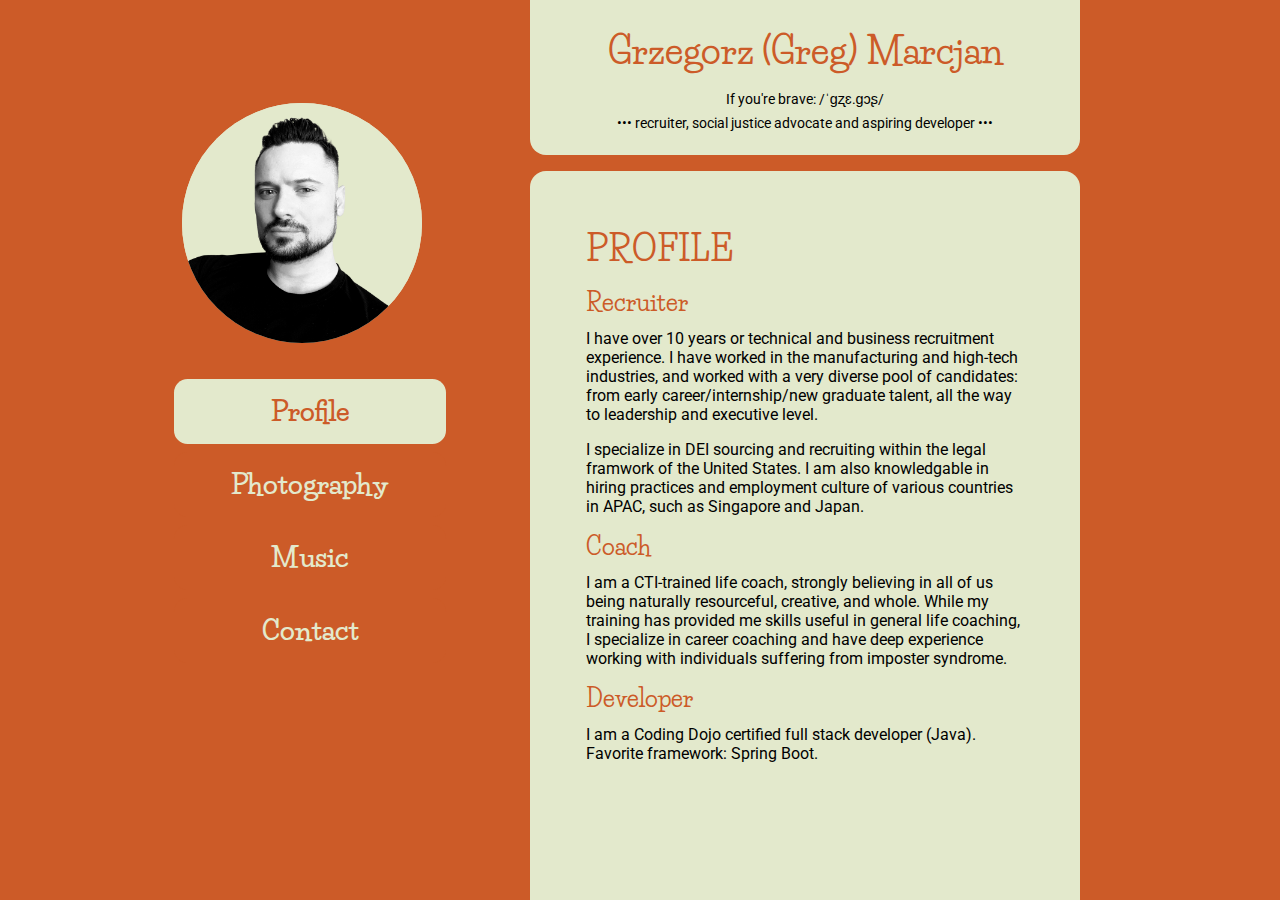
<file: index.html>
<!DOCTYPE html>
<html lang="en">
<head>
    <meta charset="UTF-8">
    <meta http-equiv="X-UA-Compatible" content="IE=edge">
    <meta name="viewport" content="width=device-width, initial-scale=1.0">
    <link rel="stylesheet" href="../style/style.css">
    
    <style>
        @import url('https://fonts.googleapis.com/css2?family=Cookie&family=Kavoon&family=Life+Savers:wght@700&family=Roboto:wght@100&display=swap');
        </style>

    <script src="https://ajax.googleapis.com/ajax/libs/jquery/2.1.1/jquery.min.js"></script>

    <title>Grzegorz (Greg) Marcjan</title>
</head>

<body>

    <div class="col1">
        <div class="col1row1">
            <img src="assets/profile.png">
        </div>
        <div class="col1row2">
            <button id="1" class="button active profile">Profile</button>
            <button id="2" class="button photography">Photography</button>
            <button id="3" class="button music">Music</button>
            <button id="4" class="button contact">Contact</button>
        </div>
        <div class="col1row3">

        </div>
    </div>

    <div class="col2">
        <div class="col2row1">
            <h1>Grzegorz (Greg) Marcjan</h1>
            <p>If you're brave: /ˈɡʐɛ.ɡɔʂ/</p>
            <p>••• recruiter, social justice advocate and aspiring developer •••</p>
        </div>
        <div id="col2row2" class="profile subpage">
                <h1>PROFILE</h1>
                <h2>Recruiter</h2>
                <p>I have over 10 years or technical and business recruitment experience. I have worked in the manufacturing and high-tech industries, and worked with a very diverse pool of candidates: from early career/internship/new graduate talent, all the way to leadership and executive level.</p>
                <p>I specialize in DEI sourcing and recruiting within the legal framwork of the United States. I am also knowledgable in hiring practices and employment culture of various countries in APAC, such as Singapore and Japan.</p>
                <h2>Coach</h2>
                <p>I am a CTI-trained life coach, strongly believing in all of us being naturally resourceful, creative, and whole. While my training has provided me skills useful in general life coaching, I specialize in career coaching and have deep experience working with individuals suffering from imposter syndrome.</p>
                <h2>Developer</h2>
                <p>I am a Coding Dojo certified full stack developer (Java). Favorite framework: Spring Boot.</p>
        </div>
    </div>
    
    <div class="col3">

    </div>

    <script>

        $("#1").on("click", function(){
        $(this).addClass("active");
        $("#2").removeClass("active");
        $("#3").removeClass("active");
        $("#4").removeClass("active");
        $("#col2row2").load( "../content/profile.html");
        });

        $("#2").on("click", function(){
        $(this).addClass("active");
        $("#1").removeClass("active");
        $("#3").removeClass("active");
        $("#4").removeClass("active");
        $("#col2row2" ).load( "../content/photography.html");
        });

        $("#3").on("click", function(){
        $(this).addClass("active");
        $("#1").removeClass("active");
        $("#2").removeClass("active");
        $("#4").removeClass("active");
        $("#col2row2" ).load( "../content/music.html");
        });

        $("#4").on("click", function(){
        $(this).addClass("active");
        $("#1").removeClass("active");
        $("#3").removeClass("active");
        $("#2").removeClass("active");
        $("#col2row2" ).load( "../content/contact.html");
        });
        
    </script>

</body>
</html>
</file>
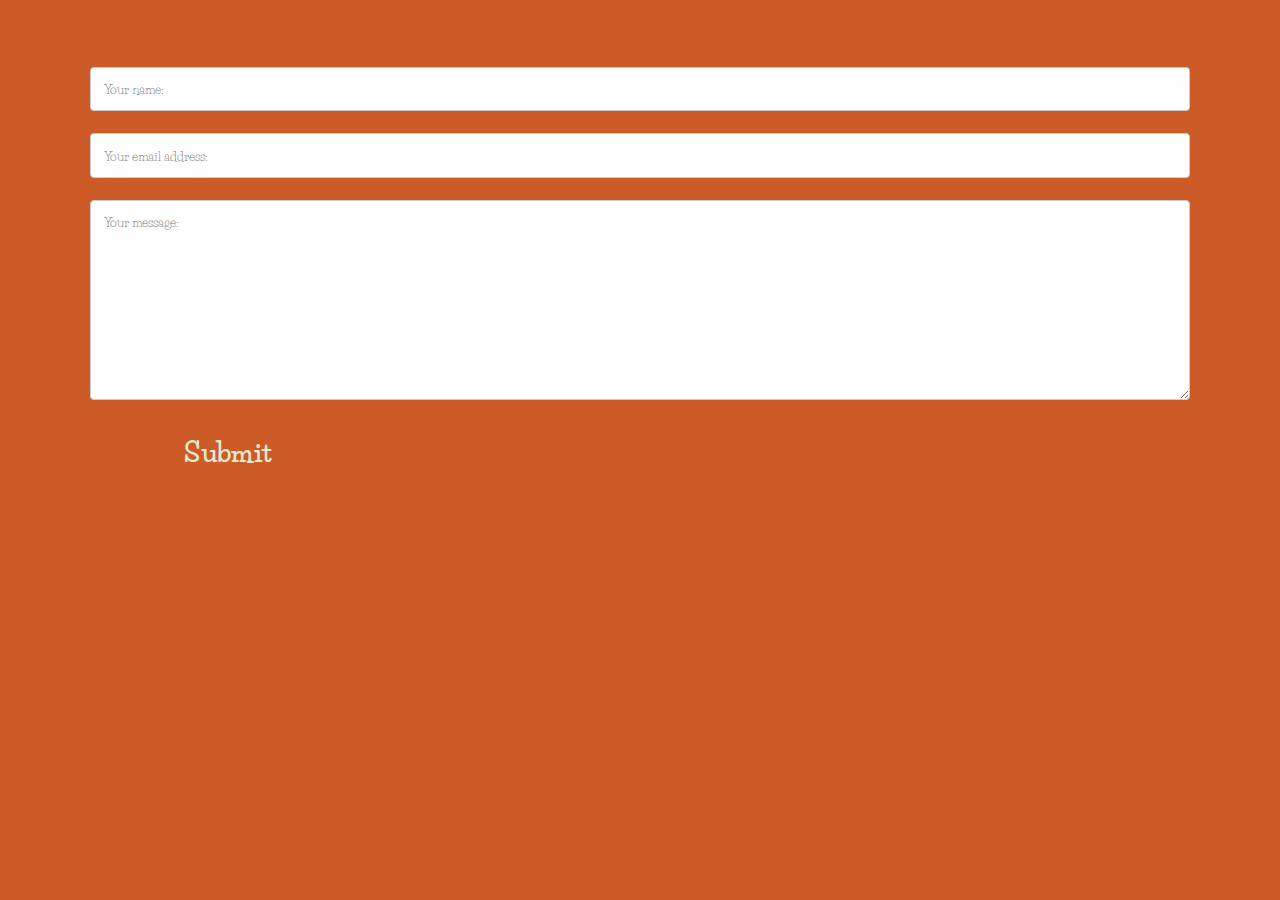
<file: content/contact.html>
<!DOCTYPE html>
<html lang="en">
<head>
    <meta charset="UTF-8">
    <meta http-equiv="X-UA-Compatible" content="IE=edge">
    <meta name="viewport" content="width=device-width, initial-scale=1.0">
    <link rel="stylesheet" href="../style/style.css">
    
    <style>
        @import url('https://fonts.googleapis.com/css2?family=Cookie&family=Kavoon&family=Life+Savers:wght@700&family=Roboto:wght@100&display=swap');
        </style>

    <script src="https://ajax.googleapis.com/ajax/libs/jquery/2.1.1/jquery.min.js"></script>

    <title>Grzegorz (Greg) Marcjan</title>
</head>

<body>

    <div class="profile">
        <h1>Contact me:</h1>
        <form action="https://formsubmit.co/9a5fb9e9b131258a2d1206da12a9a3c0" method="POST">
            <input type="text" name="name" placeholder="Your name:" required>        
            <input type="email" name="email" placeholder="Your email address:" required>
            <textarea name="message" placeholder="Your message:" style="height:200px" required></textarea>
            <input type="submit" value="Submit">
        </form>    
    </div>

</body>
</html>
</file>
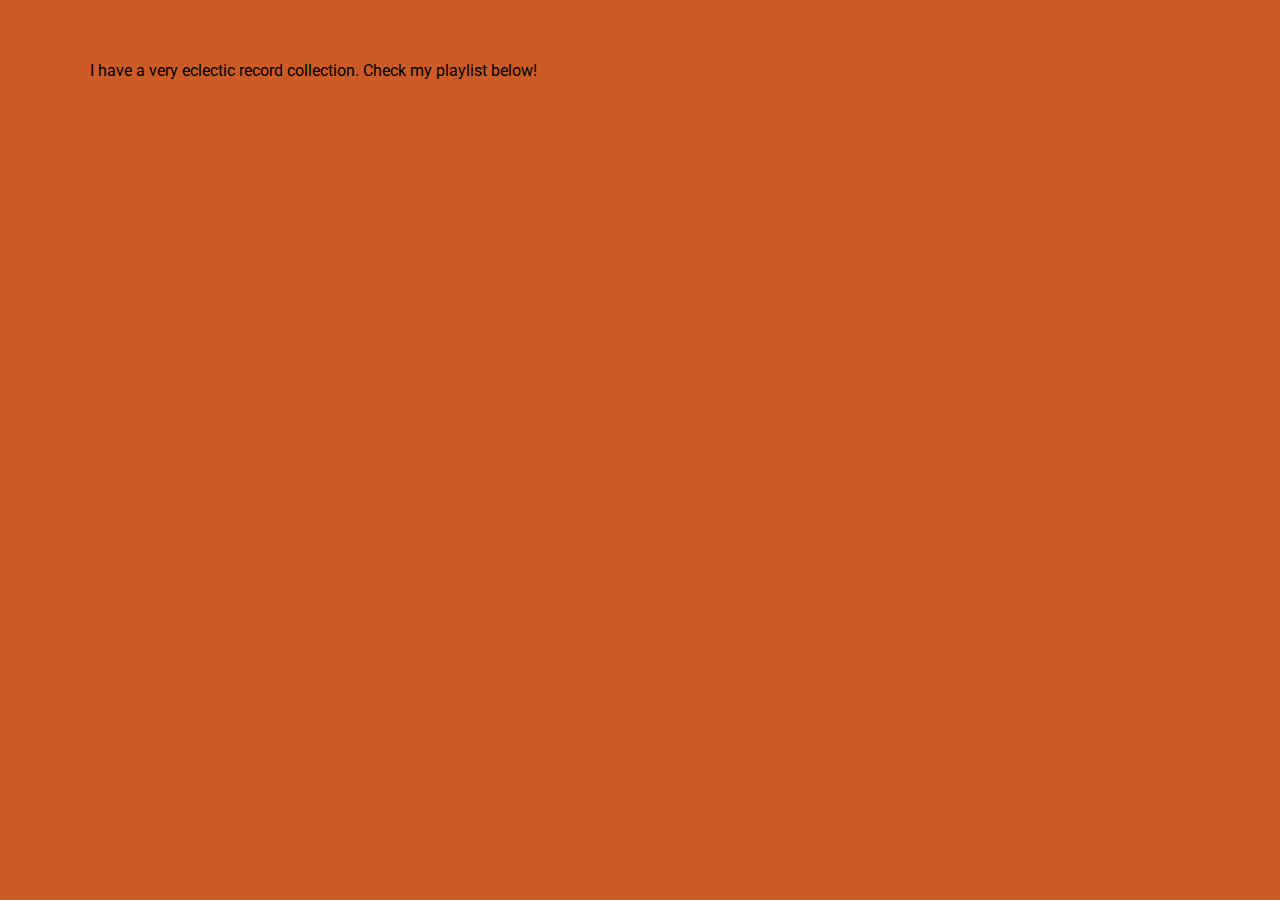
<file: content/music.html>
<!DOCTYPE html>
<html lang="en">
<head>
    <meta charset="UTF-8">
    <meta http-equiv="X-UA-Compatible" content="IE=edge">
    <meta name="viewport" content="width=device-width, initial-scale=1.0">
    <link rel="stylesheet" href="../style/style.css">
    
    <style>
        @import url('https://fonts.googleapis.com/css2?family=Cookie&family=Kavoon&family=Life+Savers:wght@700&family=Roboto:wght@100&display=swap');
        </style>

    <script src="https://ajax.googleapis.com/ajax/libs/jquery/2.1.1/jquery.min.js"></script>

    <title>Grzegorz (Greg) Marcjan</title>
</head>

<body>

    <div class="profile">
        <h1>The music I love</h1>
        <p>I have a very eclectic record collection. Check my playlist below!</p>
        <iframe style="border-radius:12px" src="https://open.spotify.com/embed/playlist/7g3vbN86htbZaDvqTnEQBc?utm_source=generator" 
        width="100%" height="380" frameBorder="0" allowfullscreen="" 
        allow="autoplay; clipboard-write; encrypted-media; fullscreen; picture-in-picture"></iframe>
    </div>

</body>
</html>
</file>
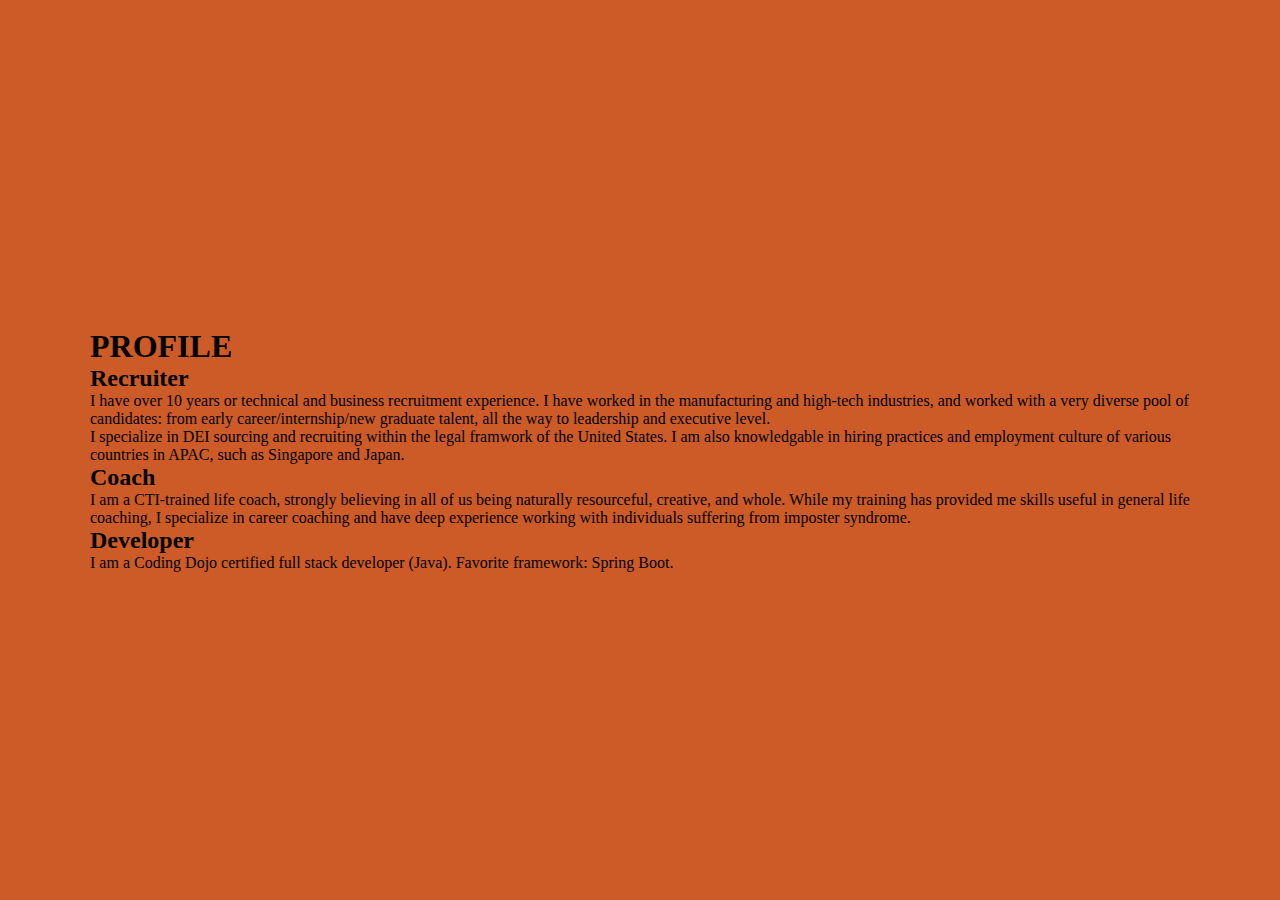
<file: content/profile.html>
<!DOCTYPE html>
<html lang="en">
<head>
    <meta charset="UTF-8">
    <meta http-equiv="X-UA-Compatible" content="IE=edge">
    <meta name="viewport" content="width=device-width, initial-scale=1.0">
    <link rel="stylesheet" href="../style/style.css">
    
    <style>
        @import url('https://fonts.googleapis.com/css2?family=Cookie&family=Kavoon&family=Life+Savers:wght@700&family=Roboto:wght@100&display=swap');
        </style>

    <script src="https://ajax.googleapis.com/ajax/libs/jquery/2.1.1/jquery.min.js"></script>

    <title>Grzegorz (Greg) Marcjan</title>
</head>

<body>

    <div>
        <h1>PROFILE</h1>
        <h2>Recruiter</h2>
        <p>I have over 10 years or technical and business recruitment experience. I have worked in the manufacturing and high-tech industries, and worked with a very diverse pool of candidates: from early career/internship/new graduate talent, all the way to leadership and executive level.</p>
        <p>I specialize in DEI sourcing and recruiting within the legal framwork of the United States. I am also knowledgable in hiring practices and employment culture of various countries in APAC, such as Singapore and Japan.</p>
        <h2>Coach</h2>
        <p>I am a CTI-trained life coach, strongly believing in all of us being naturally resourceful, creative, and whole. While my training has provided me skills useful in general life coaching, I specialize in career coaching and have deep experience working with individuals suffering from imposter syndrome.</p>
        <h2>Developer</h2>
        <p>I am a Coding Dojo certified full stack developer (Java). Favorite framework: Spring Boot.</p>
    </div>

</body>
</html>
</file>
<file: style/style.css>
* {
    margin: 0;
    padding: 0;
    box-sizing: border-box;
}

/* LAYOUT */ 

html {
    height: 100%;
}

body {
    background-color: #cc5b28;
    display: flex;
    justify-content: center;
    align-items: center;
    margin: 0 auto;
    overflow: auto;
    max-width: 1100px;
    height: 100%;
}

/* Left column + left column items */ 

div.col1 {
    padding-top: 5%;
    width: 40%;
    background-color: #cc5b28;
    height: inherit;
    display: flex;
    flex-direction: column;
    align-self:flex-start;
}

.col1row1 {
    display: flex;
    justify-content: center;
    align-items: center;
    margin-right: 1em;
    padding-top: 3em;
}

.col1 img {
    background-color: #e3e9cc;
    width: 15em;
    border-radius: 50%;
}

.col1row2 {
    display: flex;
    flex-direction: column;
    justify-content: center;
    align-items: center;
    padding-top: 2em;
}

.col1row3 {
    display: flex;
    justify-content: center;
    align-items: center;
}

.col1row3 img {
    margin: 0.3em;
    background-color: #e3e9cc;
    width: 4em;
    border-radius: 0;
}

.button {
    width: 10em;
    background-color: #cc5b28;
    border: none;
    border-radius: 0.5em;
    color: #e3e9cc;
    padding: 1rem;
    text-align: center;
    text-decoration: none;
    display: inline-block;
    font-size: 1.7rem;
    font-family: 'Life Savers', cursive;
    font-weight: 900;
    margin: 4px 2px;
}

.button.active {
    background-color: #e3e9cc;
    color: #cc5b28;
}

.button:hover {
    background-color:#e3e9cc;
    color: #cc5b28;
    transition: 0.7s;
}

/* Center column + center column items */ 

div.col2 {
    width: 50%;
    height:100%;
    background-color: #cc5b28;
    display: flex;
    flex-direction: column;
    align-self: flex-start;
}

div.col2row1 {
    display: flex;
    flex-direction: column;
    width: 100%;
    background-color: #e3e9cc;
    border-bottom-left-radius: 1em;
    border-bottom-right-radius: 1em;
    border-style: solid 1px #cc5b28;
    margin-bottom: 1em;
    padding-bottom: 1em;
    justify-content: center;
    align-items: center;
}

div.col2row1 h1 {
    font-family: 'Life Savers', cursive;
    font-size: 2.3rem;
    color: #cc5b28;
    padding-bottom: 0.5em;
    text-align: center;
    padding-top: 5%;
}

div.col2row1 p {
    font-family: 'Roboto', sans-serif;
    font-size: 0.9rem;
    color: black;
    padding-bottom: 0.5em;  
    text-align: center;  
}

div.col2row2 {
    width: 100%;
    height: 100%;
    background-color: #e3e9cc;
    border-top-left-radius: 1em;
    border-top-right-radius: 1em;
    margin-top: 1em;
    display: flex;
    justify-content: flex-start;
}

/* Right column + center column items */ 

div.col3 {
width: 10%;
height:100%;
background-color: #cc5b28;
}

/* Subpages within iFrame */ 

div.profile {
    display: inline-block;
    height: 100%;
    width: 100%;
}

.subpage {
    background-color: #e3e9cc;
    display: flex;
    justify-content: center;
    overflow: auto;
    padding: 3.5em;
    padding-bottom: 2em;
    border-top-left-radius: 1em;
    border-top-right-radius: 1em;
    height: 100%;
}

div.profile h1 {
    font-family: 'Life Savers', cursive;
    font-size: 2.2rem;
    color: #cc5b28;
    padding-bottom: 0.5em;
}

div.profile h2 {
    font-family: 'Life Savers', cursive;
    font-size: 1.5rem;
    color: #cc5b28;
    padding-bottom: 0.5em;
}

div.profile p {
    font-family: 'Roboto', sans-serif;
    font-size: 1rem;
    color: black;
    padding-bottom: 1em;
}

div.profile form {
    display: flex;
    flex-direction: column;
    align-self: flex-start;
    font-family: 'Roboto', sans-serif;
    font-size: 1rem;
    color: black;
}

div.profile.input {
    display: flex;
    flex-direction: column;
    align-self: left;
    font-family: 'Roboto', sans-serif;
    font-size: 1rem;
    color: black;
    padding: 0.5em;
}

div.profile.photos {
    display: inline-block;
    flex-direction: column;
    align-self: left;
    font-family: 'Roboto', sans-serif;
    font-size: 1rem;
    color: black;
    padding: 0.5em;
}

input[type=text], select, textarea {
    width: 100%; 
    padding: 1em; 
    border: 1px solid #ccc; 
    border-radius: 4px; 
    margin-top: 6px; 
    margin-bottom: 16px;
    resize: vertical; 
    font-family: 'Life Savers', cursive;
}

input[type=email], select, textarea {
    width: 100%; 
    padding: 1em; 
    border: 1px solid #ccc; 
    border-radius: 4px; 
    margin-top: 6px; 
    margin-bottom: 16px;
    resize: vertical;
    font-family: 'Life Savers', cursive;
}

input[type=submit] {
    width: 10em;
    background-color: #cc5b28;
    border: none;
    border-radius: 0.5em;
    color: #e3e9cc;
    padding: 1rem;
    text-align: center;
    text-decoration: none;
    display: inline-block;
    font-size: 1.7rem;
    font-family: 'Life Savers', cursive;
    font-weight: 900;
    margin: 4px 2px;
}

input[type=submit]:hover {
    background-color:#e3e9cc;
    color: #cc5b28;
    transition: 0.7s;
    border: 1px solid #cc5b28; 
}

/* Adjustments for smaller screens */

@media screen and (max-width: 800px) {
    
    * {
        margin: 0;
        padding: 0;
        box-sizing: border-box;
    }

    html {
        height: 100%;
    }

    body {
        height: 100%;
        width: 100%;
        margin: 0 auto;
        background-color: #cc5b28;
        display: flex;
        flex-direction: column;
        justify-content: center;
        align-items: center;
        overflow: auto;
    }
    
    /* Left column + left column items */ 
    
    div.col1 {
        margin: 0 auto;
        margin-top: 35%;
        padding-bottom: 8px;
        width: 84%;
        margin-left: 5%;
        background-color: #cc5b28;
        display: flex;
        flex-direction: row;
        justify-content: space-between;
        align-content: center;
    }
    
    .col1row1 {
        width: 100%;
        display: flex;
        justify-content: center;
        align-items: center;
    }
    
    .col1 img {
        margin-bottom: 10%;
        width: 70%;
        border-radius: 50%;
    }
    
    .col1row2 {
        width: 100%;
        height: 100%;
    }
    
    .col1row3 {
        width: 0;
        display: flex;
        justify-content: center;
        align-items: center;
    }
    
    .button {
        width: 100%;
        background-color: #cc5b28;
        border: none;
        border-radius: 0.5em;
        color: #e3e9cc;
        padding: 5%;
        text-align: center;
        text-decoration: none;
        display: inline-block;
        font-size: 100%;
        font-family: 'Life Savers', cursive;
        font-weight: 900;
    }
    
    .button.active {
        background-color: #e3e9cc;
        color: #cc5b28;
    }
    
    .button:hover {
        background-color:#e3e9cc;
        color: #cc5b28;
        transition: 0.7s;
    }
    
    /* Center column + center column items */ 
    
    div.col2 {
        width: 84%;
        height:100%;
        background-color: #cc5b28;
        margin-left: 5%;
    }
    
    div.col2row1 {
        display: flex;
        flex-direction: column;
        width: 100%;
        height: fit-content;
        padding: 1.5rem;
        background-color: #e3e9cc;
        border-bottom-left-radius: 1em;
        border-bottom-right-radius: 1em;
        border-top-left-radius: 1em;
        border-top-right-radius: 1em;
        margin-bottom: 1em;
        justify-content: center;
        align-items: center;
    }
    
    div.col2row1 h1 {
        font-family: 'Life Savers', cursive;
        font-size: 1.5rem;
        color: #cc5b28;
        padding-bottom: 0.5em;
        padding-top: 3%;
        text-align: center;
    }
    
    div.col2row1 p {
        font-family: 'Roboto', sans-serif;
        font-size: 1rem;
        color: black;
        padding-bottom: 0.5em;    
        text-align: center;
    }
    
    div.col2row2 {
        width: 100%;
        height: 100%;
        background-color: #e3e9cc;
        padding: 1.5rem;
        padding-bottom: 0;
        border-top-left-radius: 1em;
        border-top-right-radius: 1em;
        margin-top: 1em;
        display: flex;
        justify-content: center;
        align-self: center;
    }
    
    /* Right column + center column items */ 
    
    div.col3 {
    width: 0;
    height: 100%;
    background-color: #cc5b28;
    } 
    
    div.profile {
        display: inline-block;
    }

    div.profile h1 {
        text-align: center;
        margin-bottom: 1rem;
    }

    div.profile h2 {
        text-align: center;
        margin-bottom: 0.5rem;
    }

    div.photo {
        width: inherit;
        display: flex;
        flex-wrap: wrap;
        justify-content:space-around;
    }

    div.photo img {
        align-self: center;
        margin: 0.5rem;
    }

    .subpage {
        background-color: #e3e9cc;
        display: flex;
        flex-direction: column;
        overflow: auto;
        padding: 3em;
        justify-content: center;
        border-top-left-radius: 1em;
        border-top-right-radius: 1em;
        height: 100%;
    }
    

    
    div.profile h1 {
        font-family: 'Life Savers', cursive;
        font-size: 1.5rem;
        color: #cc5b28;
        padding-bottom: 0.5em;
    }
    
    div.profile h2 {
        font-family: 'Life Savers', cursive;
        font-size: 1.3rem;
        color: #cc5b28;
        padding-bottom: 0.5em;
    }
    
    div.profile p {
        font-family: 'Roboto', sans-serif;
        font-size: 1rem;
        color: black;
        padding-bottom: 1em;
    }

    input[type=submit] {
        width: 5em;
        background-color: #cc5b28;
        border: none;
        border-radius: 0.5em;
        color: #e3e9cc;
        padding: 1rem;
        text-align: center;
        text-decoration: none;
        display: inline-block;
        font-size: 1.3rem;
        font-family: 'Life Savers', cursive;
        font-weight: 900;
        margin: 4px 2px;
        align-self: center;
    }

    @media screen and (max-width: 460x) {
        
        div.col1 {
            margin-top: 35%;
        }
    }



}
</file>
